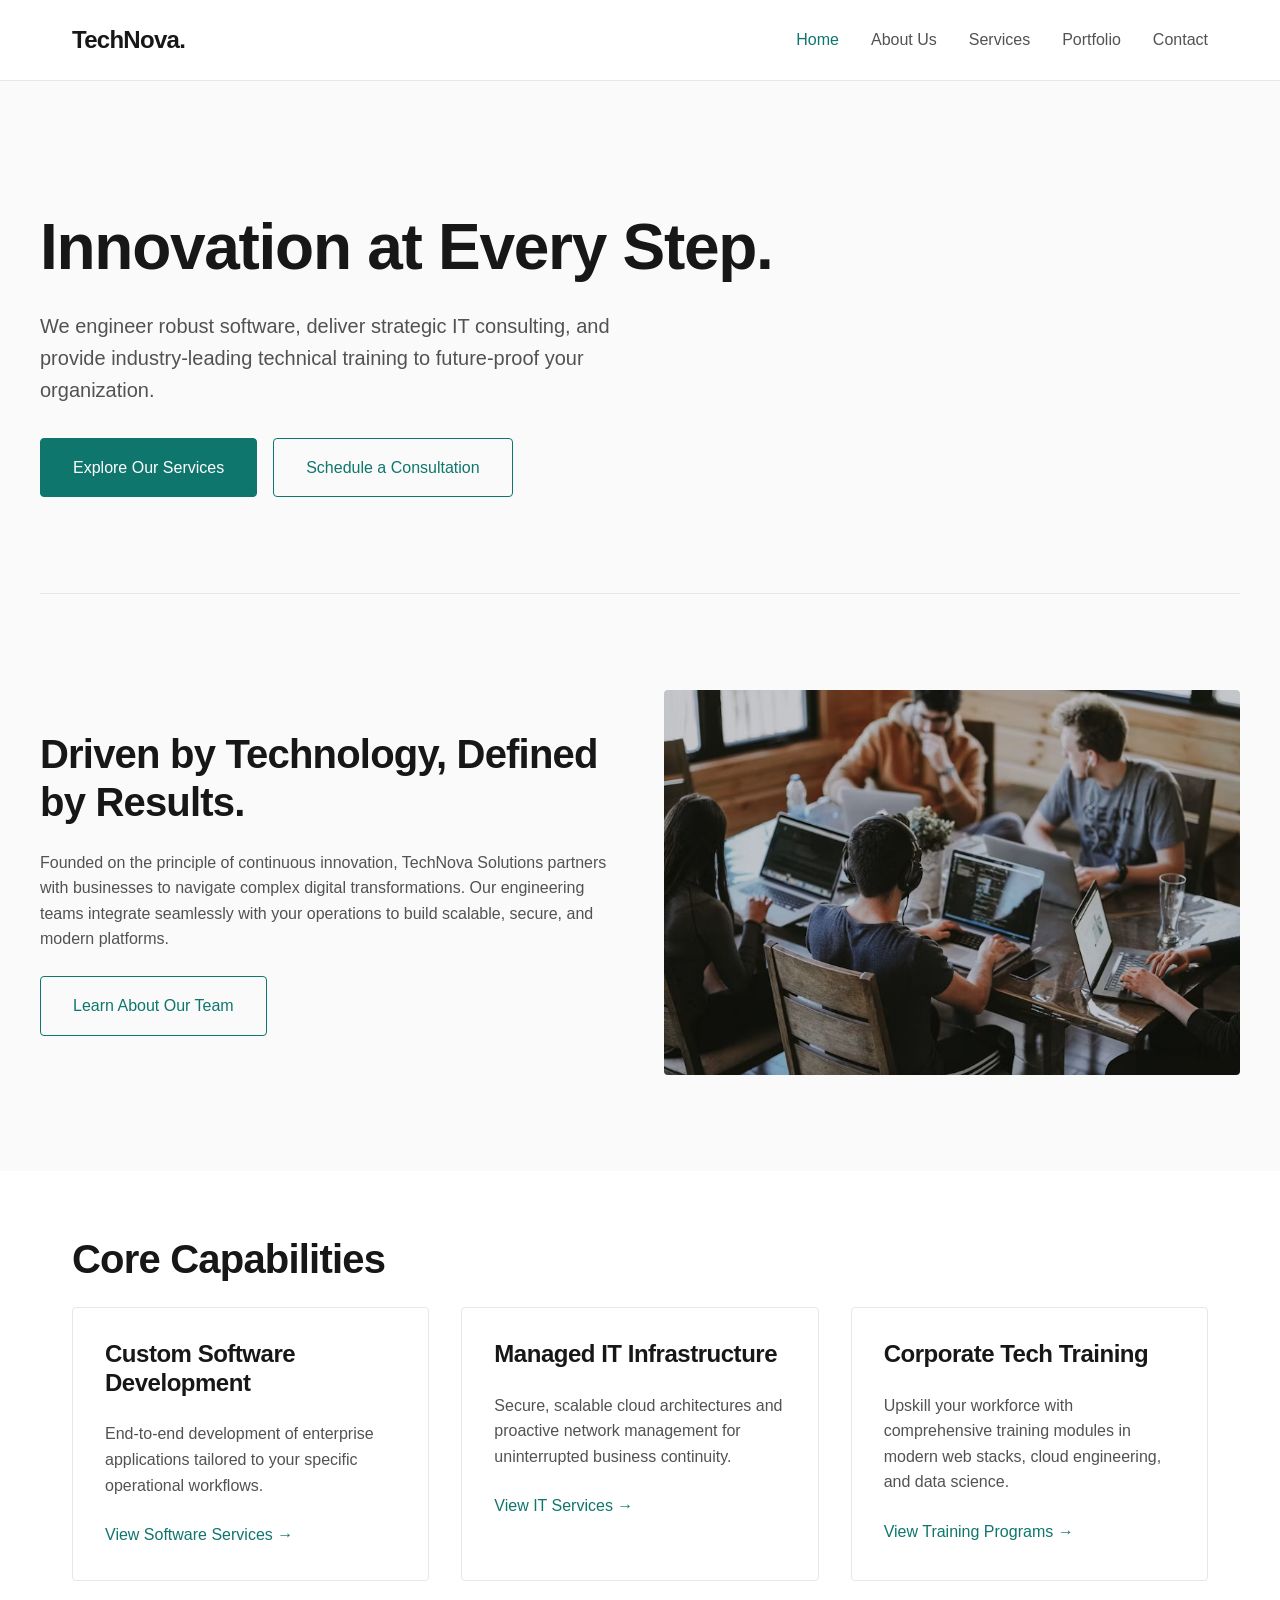
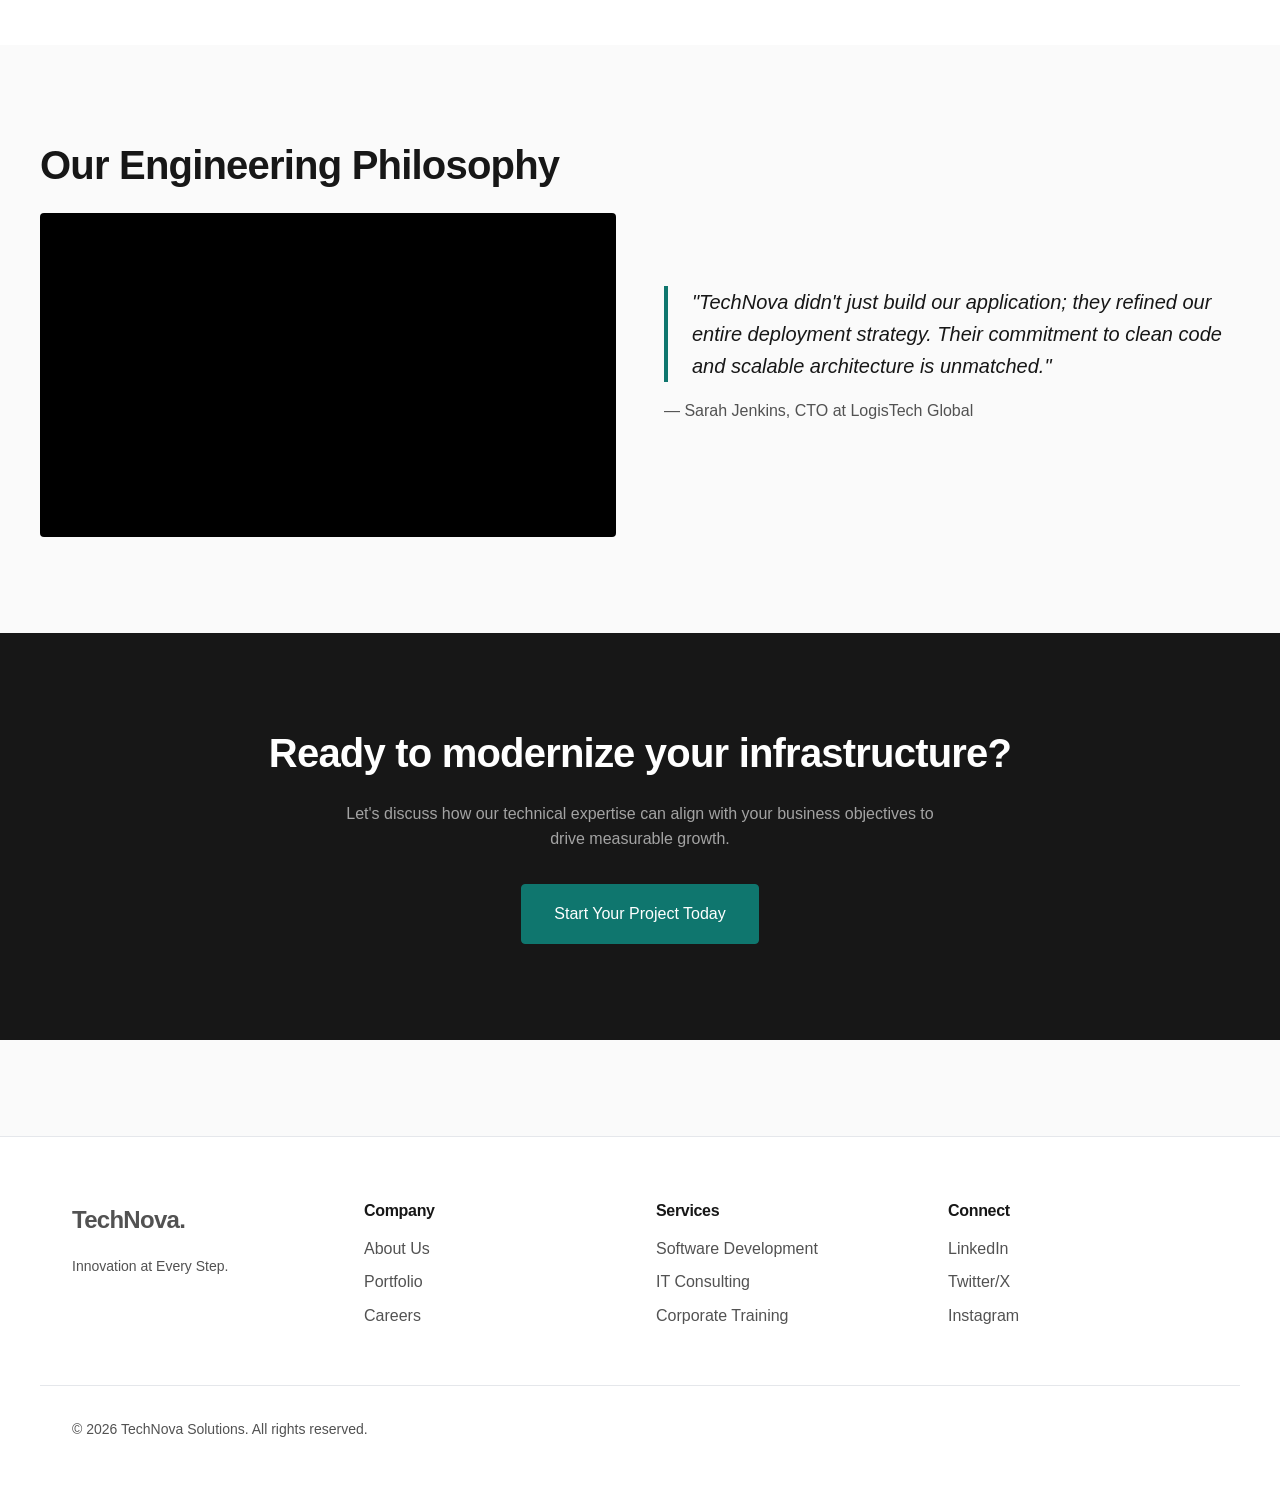
<file: index.html>
<!DOCTYPE html>
<html lang="en">
<head>
  <meta charset="UTF-8">
  <meta name="viewport" content="width=device-width, initial-scale=1.0">
  <title>TechNova Solutions | Innovation at Every Step</title>
  <meta name="description" content="TechNova Solutions provides innovative software development, IT services, and professional training. Transform your business with our custom tech solutions.">
  <link rel="stylesheet" href="style.css">
</head>
<body>
  <header class="site-header">
    <div class="container nav-container">
      <a href="index.html" class="logo">TechNova.</a>
      <button class="mobile-toggle" aria-label="Toggle navigation" aria-expanded="false">☰</button>
      <nav>
        <ul class="nav-links">
          <li><a href="index.html" class="active">Home</a></li>
          <li><a href="about.html">About Us</a></li>
          <li><a href="services.html">Services</a></li>
          <li><a href="portfolio.html">Portfolio</a></li>
          <li><a href="contact.html">Contact</a></li>
        </ul>
      </nav>
    </div>
  </header>

  <main>
    <section class="hero container">
      <div class="hero-content">
        <h1>Innovation at Every Step.</h1>
        <p style="font-size: 1.25rem; max-width: 600px;">We engineer robust software, deliver strategic IT consulting, and provide industry-leading technical training to future-proof your organization.</p>
        <div style="margin-top: var(--space-4); display: flex; gap: var(--space-2);">
          <a href="services.html" class="btn">Explore Our Services</a>
          <a href="contact.html" class="btn btn-outline">Schedule a Consultation</a>
        </div>
      </div>
    </section>

    <section class="section container grid-2" style="align-items: center;">
      <article>
        <h2>Driven by Technology, Defined by Results.</h2>
        <p>Founded on the principle of continuous innovation, TechNova Solutions partners with businesses to navigate complex digital transformations. Our engineering teams integrate seamlessly with your operations to build scalable, secure, and modern platforms.</p>
        <a href="about.html" class="btn btn-outline">Learn About Our Team</a>
      </article>
      <figure>
        <img src="images/workspace.avif" alt="TechNova engineering team collaborating around a laptop">
      </figure>
    </section>

    <section class="section section-sm" style="background-color: var(--color-surface);">
      <div class="container">
        <h2>Core Capabilities</h2>
        <div class="grid-3">
          <article class="card">
            <h3>Custom Software Development</h3>
            <p>End-to-end development of enterprise applications tailored to your specific operational workflows.</p>
            <a href="services.html" style="font-weight: 500; color: var(--color-accent); text-decoration: none;">View Software Services →</a>
          </article>
          <article class="card">
            <h3>Managed IT Infrastructure</h3>
            <p>Secure, scalable cloud architectures and proactive network management for uninterrupted business continuity.</p>
            <a href="services.html" style="font-weight: 500; color: var(--color-accent); text-decoration: none;">View IT Services →</a>
          </article>
          <article class="card">
            <h3>Corporate Tech Training</h3>
            <p>Upskill your workforce with comprehensive training modules in modern web stacks, cloud engineering, and data science.</p>
            <a href="services.html" style="font-weight: 500; color: var(--color-accent); text-decoration: none;">View Training Programs →</a>
          </article>
        </div>
      </div>
    </section>

    <section class="section container grid-2">
      <div>
        <h2>Our Engineering Philosophy</h2>
        <div class="aspect-video">
          <iframe src="https://www.youtube.com/embed/dQw4w9WgXcQ?controls=0" title="TechNova Solutions Engineering Philosophy Video Overview" allow="accelerometer; autoplay; clipboard-write; encrypted-media; gyroscope; picture-in-picture" allowfullscreen></iframe>
        </div>
      </div>
      <div style="display: flex; flex-direction: column; justify-content: center;">
        <blockquote style="margin-top: var(--space-4);">
          "TechNova didn't just build our application; they refined our entire deployment strategy. Their commitment to clean code and scalable architecture is unmatched."
        </blockquote>
        <cite>— Sarah Jenkins, CTO at LogisTech Global</cite>
      </div>
    </section>

    <section class="section" style="background-color: var(--color-text-main); color: var(--color-bg); text-align: center;">
      <div class="container">
        <h2 style="color: var(--color-surface);">Ready to modernize your infrastructure?</h2>
        <p style="color: #A3A3A3; max-width: 600px; margin: 0 auto var(--space-4);">Let's discuss how our technical expertise can align with your business objectives to drive measurable growth.</p>
        <a href="contact.html" class="btn">Start Your Project Today</a>
      </div>
    </section>
  </main>

  <footer class="footer">
    <div class="container footer-grid">
      <div>
        <a href="index.html" class="logo">TechNova.</a>
        <p style="margin-top: var(--space-2); font-size: 0.875rem;">Innovation at Every Step.</p>
      </div>
      <div>
        <h4>Company</h4>
        <ul>
          <li><a href="about.html">About Us</a></li>
          <li><a href="portfolio.html">Portfolio</a></li>
          <li><a href="contact.html">Careers</a></li>
        </ul>
      </div>
      <div>
        <h4>Services</h4>
        <ul>
          <li><a href="services.html">Software Development</a></li>
          <li><a href="services.html">IT Consulting</a></li>
          <li><a href="services.html">Corporate Training</a></li>
        </ul>
      </div>
      <div>
        <h4>Connect</h4>
        <ul>
          <li><a href="#">LinkedIn</a></li>
          <li><a href="#">Twitter/X</a></li>
          <li><a href="#">Instagram</a></li>
        </ul>
      </div>
    </div>
    <div class="container" style="margin-top: var(--space-6); padding-top: var(--space-4); border-top: 1px solid var(--color-border); font-size: 0.875rem; color: var(--color-text-muted);">
      &copy; 2026 TechNova Solutions. All rights reserved.
    </div>
  </footer>

  <script src="script.js"></script>
</body>
</html>
</file>
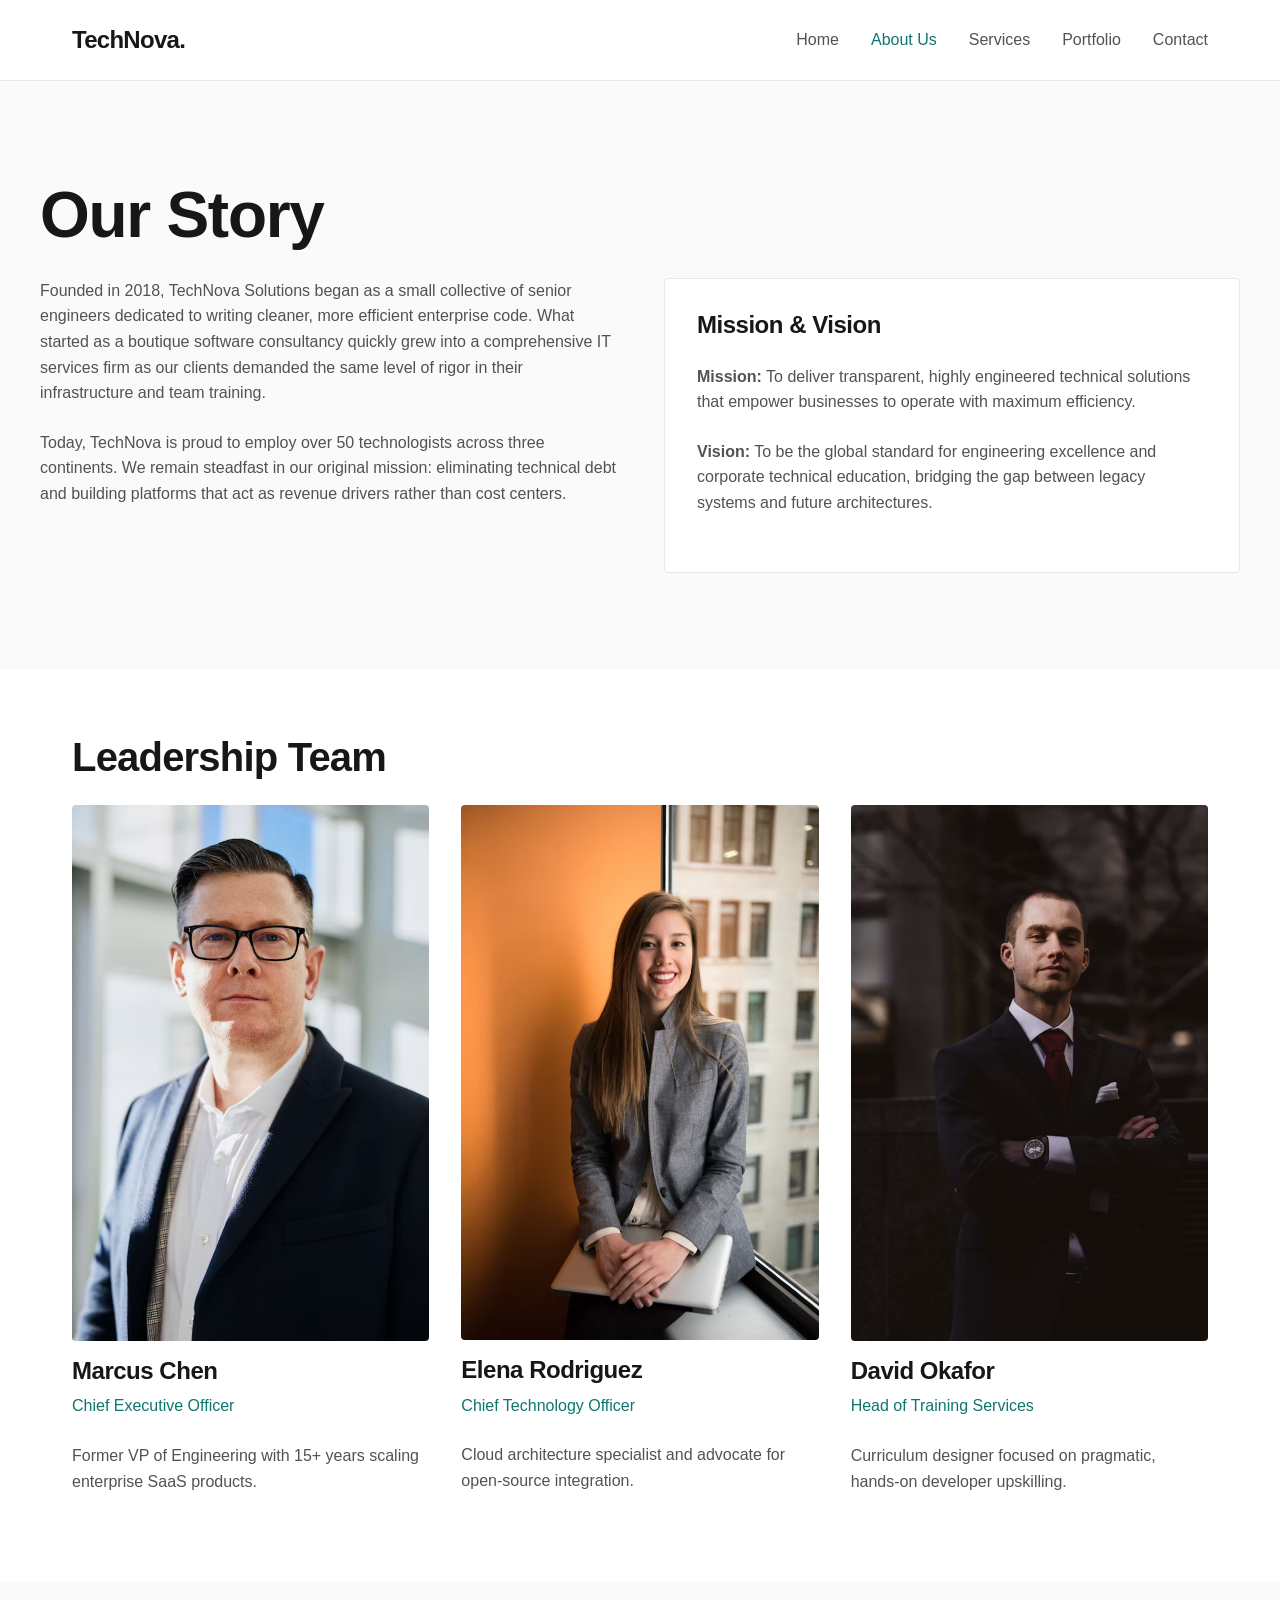
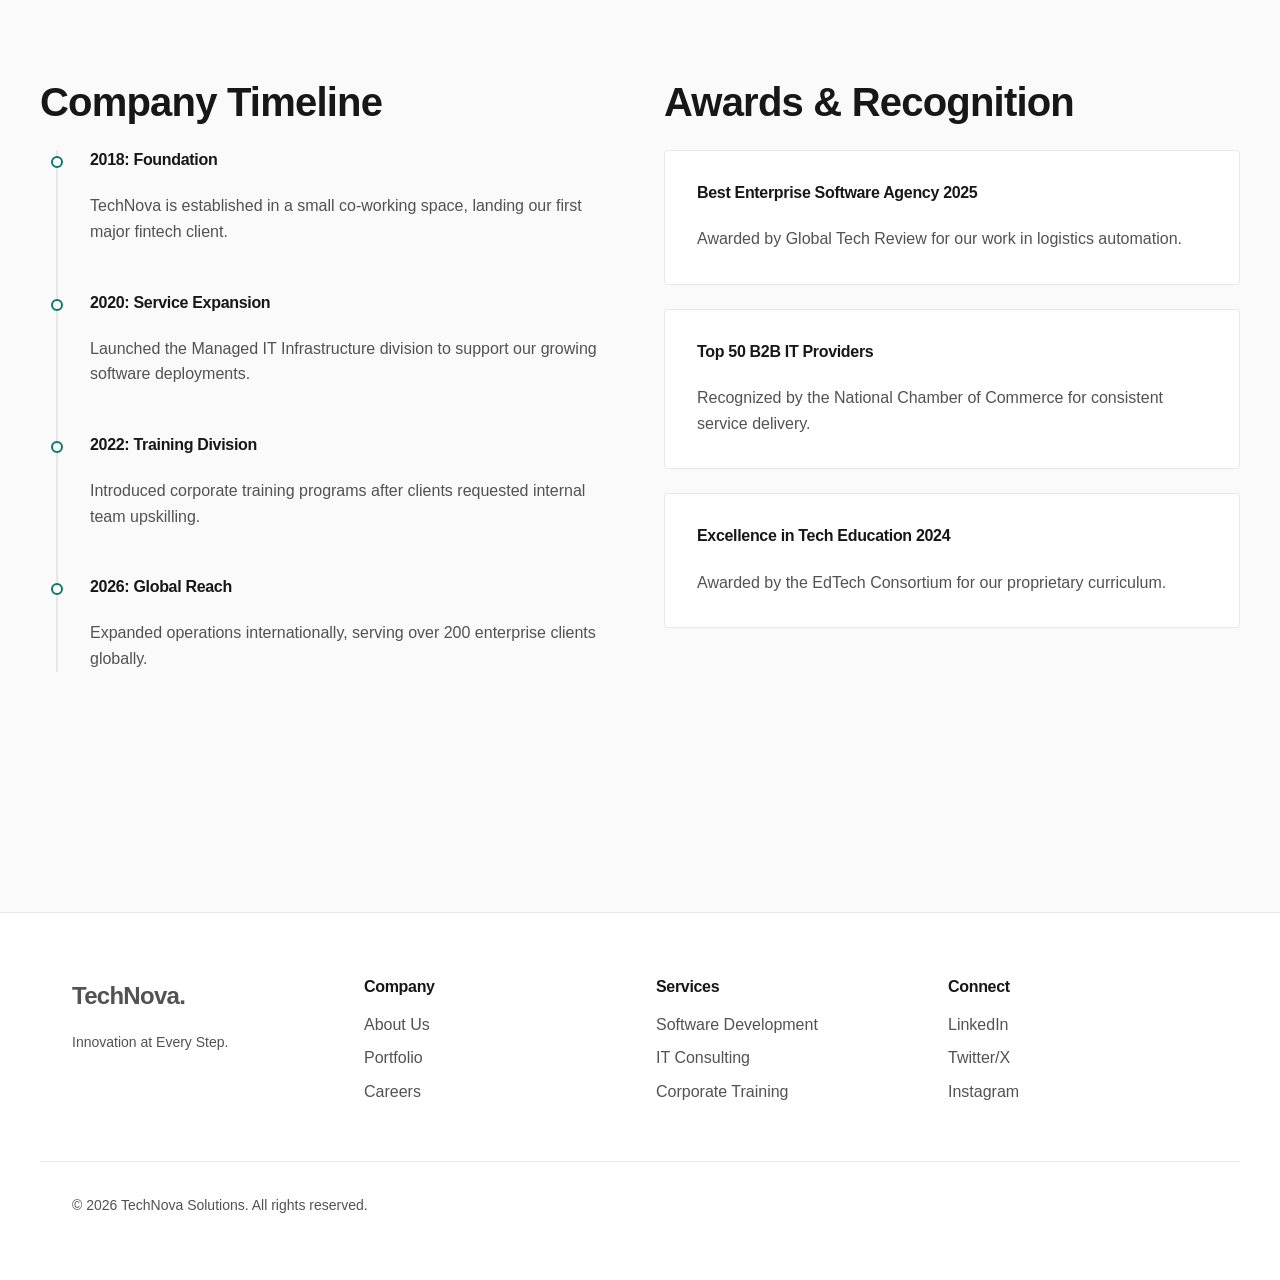
<file: about.html>
<!DOCTYPE html>
<html lang="en">
<head>
  <meta charset="UTF-8">
  <meta name="viewport" content="width=device-width, initial-scale=1.0">
  <title>About Us | TechNova Solutions</title>
  <meta name="description" content="Learn about TechNova Solutions' mission, vision, and the expert team behind our innovative IT services. Discover our history of technological excellence.">
  <link rel="stylesheet" href="style.css">
</head>
<body>
  <header class="site-header">
    <div class="container nav-container">
      <a href="index.html" class="logo">TechNova.</a>
      <button class="mobile-toggle" aria-label="Toggle navigation" aria-expanded="false">☰</button>
      <nav>
        <ul class="nav-links">
          <li><a href="index.html">Home</a></li>
          <li><a href="about.html" class="active">About Us</a></li>
          <li><a href="services.html">Services</a></li>
          <li><a href="portfolio.html">Portfolio</a></li>
          <li><a href="contact.html">Contact</a></li>
        </ul>
      </nav>
    </div>
  </header>

  <main>
    <section class="section container">
      <h1>Our Story</h1>
      <div class="grid-2">
        <div>
          <p>Founded in 2018, TechNova Solutions began as a small collective of senior engineers dedicated to writing cleaner, more efficient enterprise code. What started as a boutique software consultancy quickly grew into a comprehensive IT services firm as our clients demanded the same level of rigor in their infrastructure and team training.</p>
          <p>Today, TechNova is proud to employ over 50 technologists across three continents. We remain steadfast in our original mission: eliminating technical debt and building platforms that act as revenue drivers rather than cost centers.</p>
        </div>
        <aside class="card">
          <h3>Mission & Vision</h3>
          <p><strong>Mission:</strong> To deliver transparent, highly engineered technical solutions that empower businesses to operate with maximum efficiency.</p>
          <p><strong>Vision:</strong> To be the global standard for engineering excellence and corporate technical education, bridging the gap between legacy systems and future architectures.</p>
        </aside>
      </div>
    </section>

    <section class="section section-sm" style="background-color: var(--color-surface);">
      <div class="container">
        <h2>Leadership Team</h2>
        <div class="grid-3">
          <article>
            <img src="images/marcus.avif" alt="Marcus Chen, Chief Executive Officer" style="margin-bottom: var(--space-2);">
            <h3 style="margin-bottom: var(--space-1);">Marcus Chen</h3>
            <p style="font-weight: 500; color: var(--color-accent);">Chief Executive Officer</p>
            <p>Former VP of Engineering with 15+ years scaling enterprise SaaS products.</p>
          </article>
          <article>
            <img src="images/elena.avif" alt="Elena Rodriguez, Chief Technology Officer" style="margin-bottom: var(--space-2);">
            <h3 style="margin-bottom: var(--space-1);">Elena Rodriguez</h3>
            <p style="font-weight: 500; color: var(--color-accent);">Chief Technology Officer</p>
            <p>Cloud architecture specialist and advocate for open-source integration.</p>
          </article>
          <article>
            <img src="images/David.avif" alt="David Okafor, Head of Training Services" style="margin-bottom: var(--space-2);">
            <h3 style="margin-bottom: var(--space-1);">David Okafor</h3>
            <p style="font-weight: 500; color: var(--color-accent);">Head of Training Services</p>
            <p>Curriculum designer focused on pragmatic, hands-on developer upskilling.</p>
          </article>
        </div>
      </div>
    </section>

    <section class="section container grid-2">
      <div>
        <h2>Company Timeline</h2>
        <ol class="timeline">
          <li>
            <h4>2018: Foundation</h4>
            <p>TechNova is established in a small co-working space, landing our first major fintech client.</p>
          </li>
          <li>
            <h4>2020: Service Expansion</h4>
            <p>Launched the Managed IT Infrastructure division to support our growing software deployments.</p>
          </li>
          <li>
            <h4>2022: Training Division</h4>
            <p>Introduced corporate training programs after clients requested internal team upskilling.</p>
          </li>
          <li>
            <h4>2026: Global Reach</h4>
            <p>Expanded operations internationally, serving over 200 enterprise clients globally.</p>
          </li>
        </ol>
      </div>
      <div>
        <h2>Awards & Recognition</h2>
        <ul style="list-style: none; display: grid; gap: var(--space-3);">
          <li class="card">
            <h4>Best Enterprise Software Agency 2025</h4>
            <p style="margin-bottom: 0;">Awarded by Global Tech Review for our work in logistics automation.</p>
          </li>
          <li class="card">
            <h4>Top 50 B2B IT Providers</h4>
            <p style="margin-bottom: 0;">Recognized by the National Chamber of Commerce for consistent service delivery.</p>
          </li>
          <li class="card">
            <h4>Excellence in Tech Education 2024</h4>
            <p style="margin-bottom: 0;">Awarded by the EdTech Consortium for our proprietary curriculum.</p>
          </li>
        </ul>
      </div>
    </section>
  </main>

  <footer class="footer">
    <div class="container footer-grid">
      <div>
        <a href="index.html" class="logo">TechNova.</a>
        <p style="margin-top: var(--space-2); font-size: 0.875rem;">Innovation at Every Step.</p>
      </div>
      <div>
        <h4>Company</h4>
        <ul>
          <li><a href="about.html">About Us</a></li>
          <li><a href="portfolio.html">Portfolio</a></li>
          <li><a href="contact.html">Careers</a></li>
        </ul>
      </div>
      <div>
        <h4>Services</h4>
        <ul>
          <li><a href="services.html">Software Development</a></li>
          <li><a href="services.html">IT Consulting</a></li>
          <li><a href="services.html">Corporate Training</a></li>
        </ul>
      </div>
      <div>
        <h4>Connect</h4>
        <ul>
          <li><a href="#">LinkedIn</a></li>
          <li><a href="#">Twitter/X</a></li>
          <li><a href="#">Instagram</a></li>
        </ul>
      </div>
    </div>
    <div class="container" style="margin-top: var(--space-6); padding-top: var(--space-4); border-top: 1px solid var(--color-border); font-size: 0.875rem; color: var(--color-text-muted);">
      &copy; 2026 TechNova Solutions. All rights reserved.
    </div>
  </footer>

  <script src="script.js"></script>
</body>
</html>
</file>
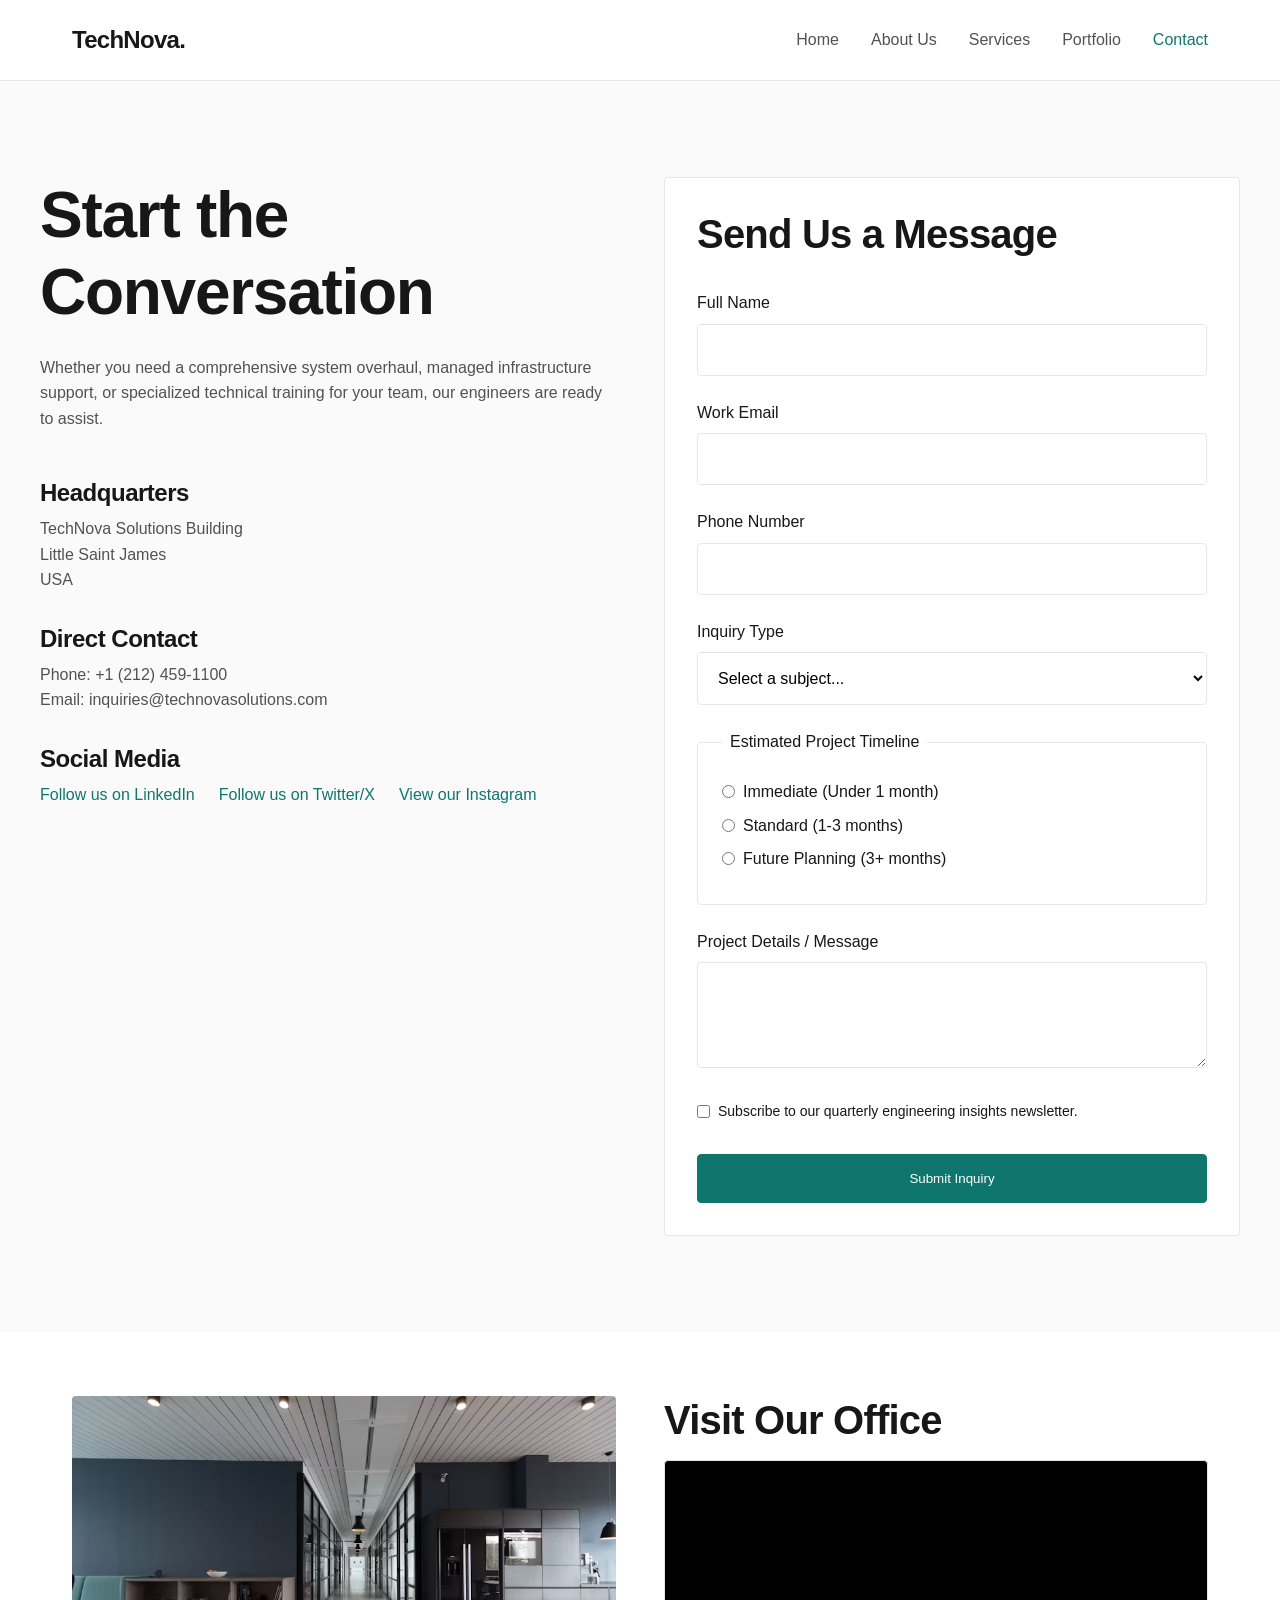
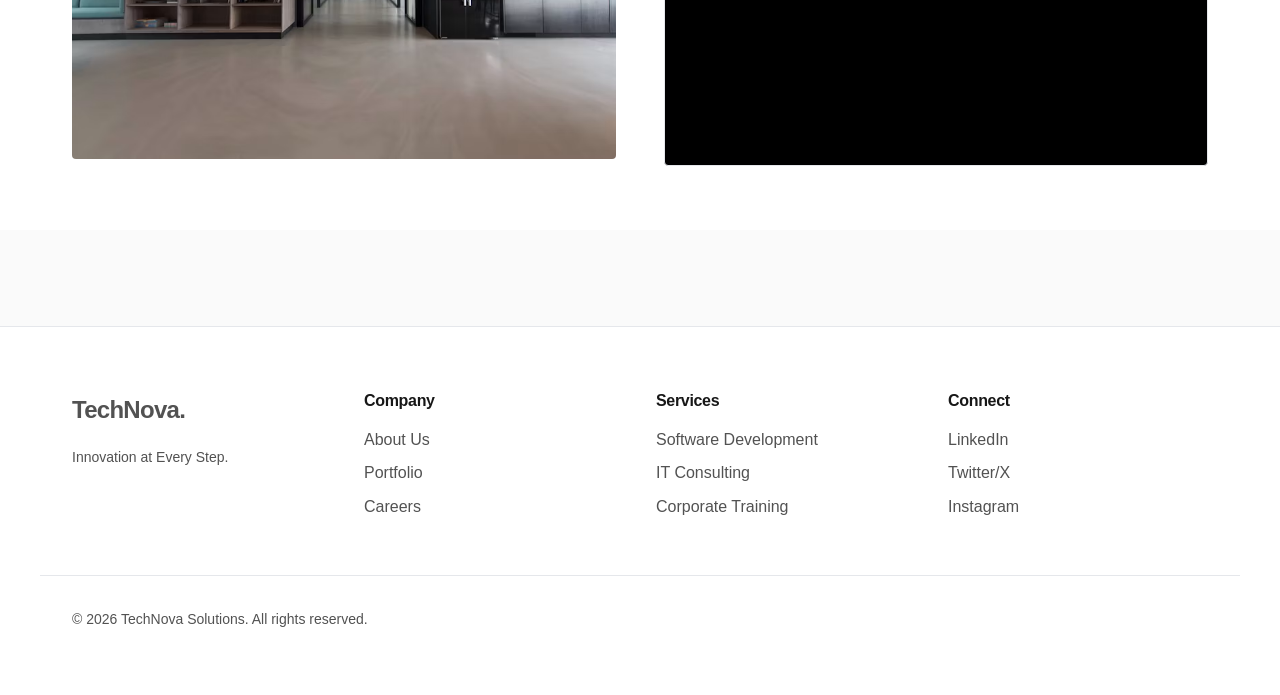
<file: contact.html>
<!DOCTYPE html>
<html lang="en">
<head>
  <meta charset="UTF-8">
  <meta name="viewport" content="width=device-width, initial-scale=1.0">
  <title>Contact Us | TechNova Solutions</title>
  <meta name="description" content="Get in touch with TechNova Solutions. Contact our experts for software development, IT services, or training inquiries. Located in Jaipur, ready to help.">
  <link rel="stylesheet" href="style.css">
</head>
<body>
  <header class="site-header">
    <div class="container nav-container">
      <a href="index.html" class="logo">TechNova.</a>
      <button class="mobile-toggle" aria-label="Toggle navigation" aria-expanded="false">☰</button>
      <nav>
        <ul class="nav-links">
          <li><a href="index.html">Home</a></li>
          <li><a href="about.html">About Us</a></li>
          <li><a href="services.html">Services</a></li>
          <li><a href="portfolio.html" >Portfolio</a></li>
          <li><a href="contact.html" class="active">Contact</a></li>
        </ul>
      </nav>
    </div>
  </header>

  <main>
    <section class="section container grid-2">
      <div>
        <h1>Start the Conversation</h1>
        <p style="margin-bottom: var(--space-6);">Whether you need a comprehensive system overhaul, managed infrastructure support, or specialized technical training for your team, our engineers are ready to assist.</p>

        <div style="margin-bottom: var(--space-4);">
          <h3 style="margin-bottom: var(--space-1);">Headquarters</h3>
          <p style="margin-bottom: 0;">TechNova Solutions Building</p>
          <p style="margin-bottom: 0;">Little Saint James</p>
          <p>USA</p>
        </div>

        <div style="margin-bottom: var(--space-4);">
          <h3 style="margin-bottom: var(--space-1);">Direct Contact</h3>
          <p style="margin-bottom: 0;">Phone: +1 (212) 459-1100</p>
          <p>Email: inquiries@technovasolutions.com</p>
        </div>

        <div>
          <h3 style="margin-bottom: var(--space-1);">Social Media</h3>
          <ul style="list-style: none; display: flex; gap: var(--space-3);">
            <li><a href="#" style="color: var(--color-accent); font-weight: 500; text-decoration: none;">Follow us on LinkedIn</a></li>
            <li><a href="#" style="color: var(--color-accent); font-weight: 500; text-decoration: none;">Follow us on Twitter/X</a></li>
            <li><a href="#" style="color: var(--color-accent); font-weight: 500; text-decoration: none;">View our Instagram</a></li>
          </ul>
        </div>
      </div>

      <div class="card">
        <h2 style="margin-bottom: var(--space-4);">Send Us a Message</h2>
        <form id="contactForm" novalidate>
          <div class="form-group">
            <label for="fullName">Full Name</label>
            <input type="text" id="fullName" name="fullName" required>
          </div>
          
          <div class="form-group">
            <label for="emailAddress">Work Email</label>
            <input type="email" id="emailAddress" name="emailAddress" required>
          </div>

          <div class="form-group">
            <label for="phoneNumber">Phone Number</label>
            <input type="tel" id="phoneNumber" name="phoneNumber">
          </div>

          <div class="form-group">
            <label for="inquiryType">Inquiry Type</label>
            <select id="inquiryType" name="inquiryType" required>
              <option value="">Select a subject...</option>
              <option value="software">Custom Software Development</option>
              <option value="infrastructure">Managed IT Infrastructure</option>
              <option value="training">Corporate Training</option>
              <option value="other">Other Inquiry</option>
            </select>
          </div>

          <fieldset>
            <legend>Estimated Project Timeline</legend>
            <div class="radio-group">
              <input type="radio" id="timelineUrgent" name="timeline" value="urgent" required>
              <label for="timelineUrgent" style="margin: 0; font-weight: normal;">Immediate (Under 1 month)</label>
            </div>
            <div class="radio-group">
              <input type="radio" id="timelineNormal" name="timeline" value="normal">
              <label for="timelineNormal" style="margin: 0; font-weight: normal;">Standard (1-3 months)</label>
            </div>
            <div class="radio-group">
              <input type="radio" id="timelinePlanning" name="timeline" value="planning">
              <label for="timelinePlanning" style="margin: 0; font-weight: normal;">Future Planning (3+ months)</label>
            </div>
          </fieldset>

          <div class="form-group">
            <label for="projectDetails">Project Details / Message</label>
            <textarea id="projectDetails" name="projectDetails" rows="4" required></textarea>
          </div>

          <div class="check-group" style="margin-bottom: var(--space-4);">
            <input type="checkbox" id="newsletterSub" name="newsletterSub">
            <label for="newsletterSub" style="margin: 0; font-weight: normal; font-size: 0.875rem;">Subscribe to our quarterly engineering insights newsletter.</label>
          </div>

          <button type="submit" class="btn" style="width: 100%;">Submit Inquiry</button>
        </form>
      </div>
    </section>

    <section class="section section-sm" style="background-color: var(--color-surface);">
      <div class="container grid-2">
        <figure>
           <img src="images/office-space.avif" alt="Modern corporate office interior of TechNova Solutions">
        </figure>
        <div style="display: flex; flex-direction: column; height: 100%;">
          <h2 style="margin-bottom: var(--space-2);">Visit Our Office</h2>
          <div class="aspect-video" style="flex-grow: 1; border: 1px solid var(--color-border);">
            <iframe src="https://www.google.com/maps/embed?pb=!1m18!1m12!1m3!1d6273.917699090615!2d-64.83043561163275!3d18.300424081003534!2m3!1f0!2f0!3f0!3m2!1i1024!2i768!4f13.1!3m3!1m2!1s0x8c051168c4c9f33d%3A0x4b2c4e6907c7bce7!2sLittle%20Saint%20James!5e1!3m2!1sen!2sin!4v1781717484050!5m2!1sen!2sin" width="600" height="450" style="border:0;" allowfullscreen="" loading="lazy" referrerpolicy="no-referrer-when-downgrade"></iframe>
          </div>
        </div>
      </div>
    </section>
  </main>

  <footer class="footer">
    <div class="container footer-grid">
      <div>
        <a href="index.html" class="logo">TechNova.</a>
        <p style="margin-top: var(--space-2); font-size: 0.875rem;">Innovation at Every Step.</p>
      </div>
      <div>
        <h4>Company</h4>
        <ul>
          <li><a href="about.html">About Us</a></li>
          <li><a href="portfolio.html">Portfolio</a></li>
          <li><a href="contact.html">Careers</a></li>
        </ul>
      </div>
      <div>
        <h4>Services</h4>
        <ul>
          <li><a href="services.html">Software Development</a></li>
          <li><a href="services.html">IT Consulting</a></li>
          <li><a href="services.html">Corporate Training</a></li>
        </ul>
      </div>
      <div>
        <h4>Connect</h4>
        <ul>
          <li><a href="#">LinkedIn</a></li>
          <li><a href="#">Twitter/X</a></li>
          <li><a href="#">Instagram</a></li>
        </ul>
      </div>
    </div>
    <div class="container" style="margin-top: var(--space-6); padding-top: var(--space-4); border-top: 1px solid var(--color-border); font-size: 0.875rem; color: var(--color-text-muted);">
      &copy; 2026 TechNova Solutions. All rights reserved.
    </div>
  </footer>

  <script src="script.js"></script>
</body>
</html>
</file>
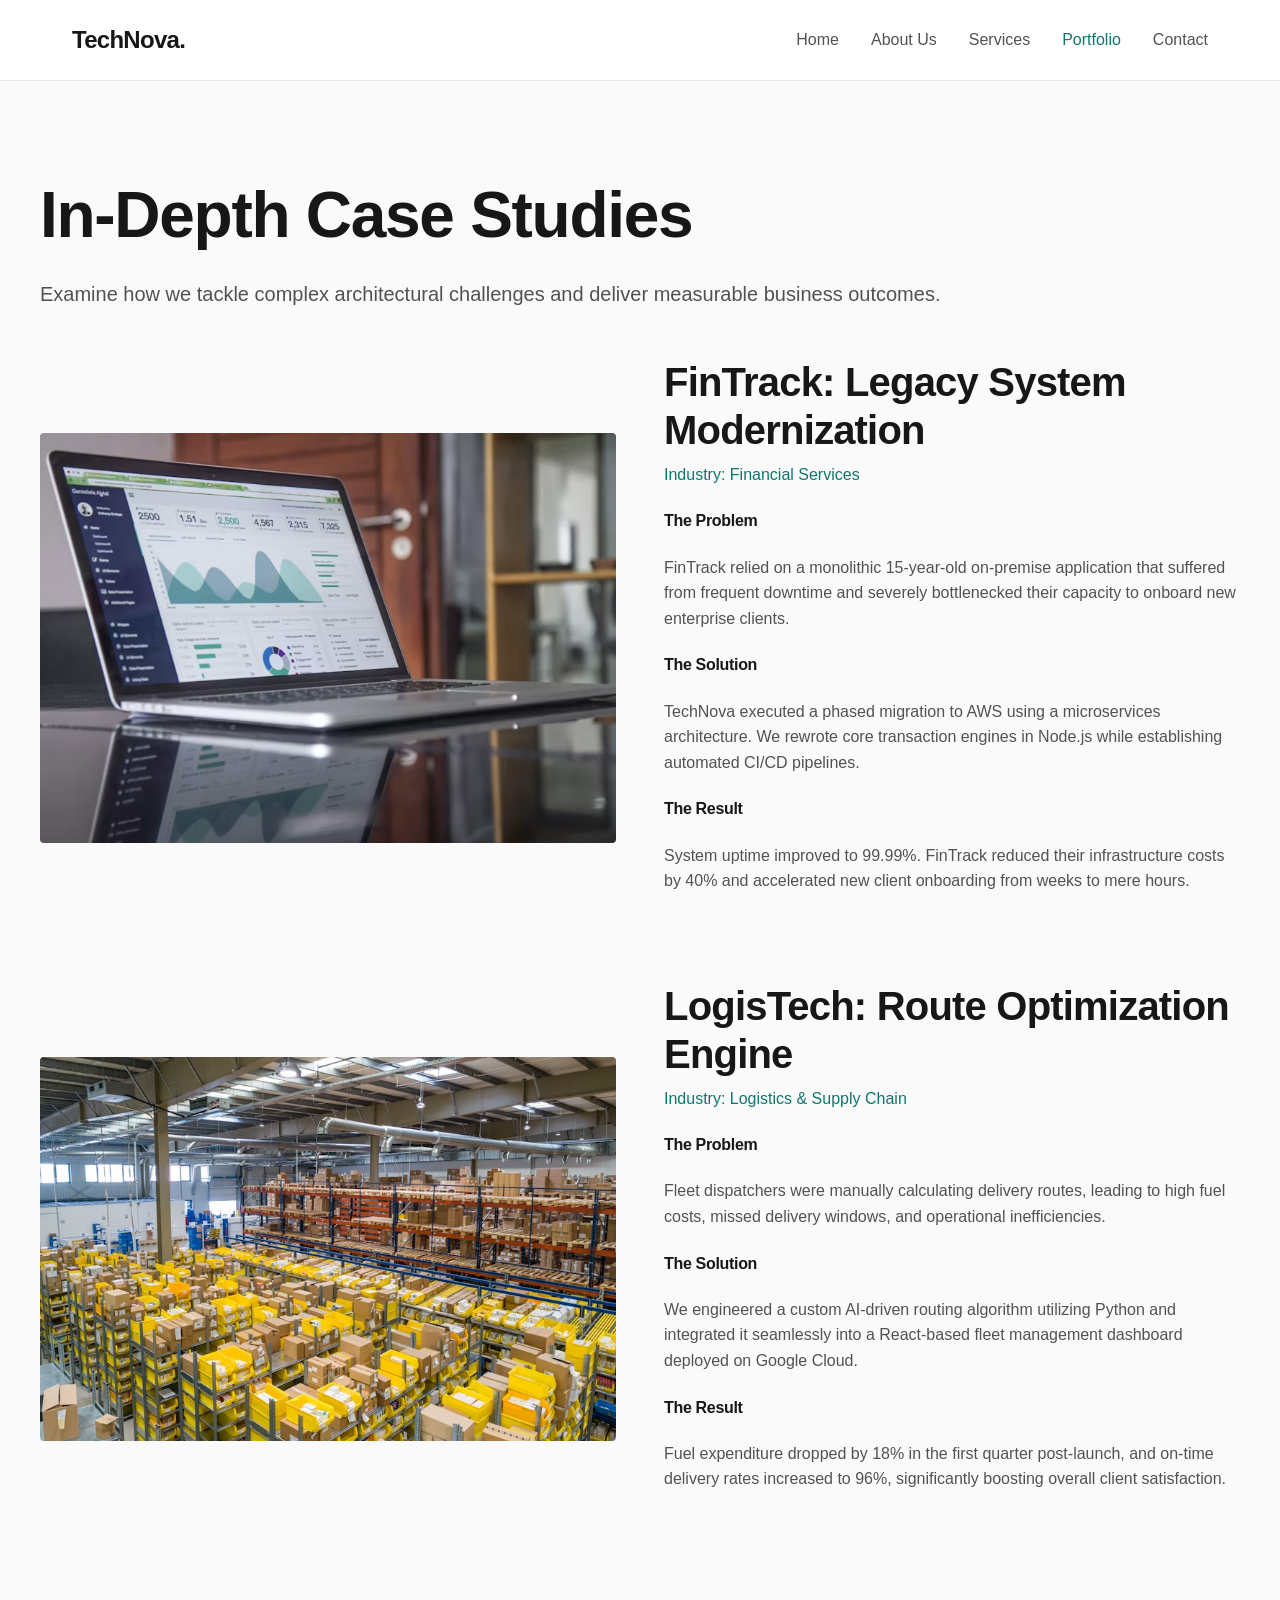
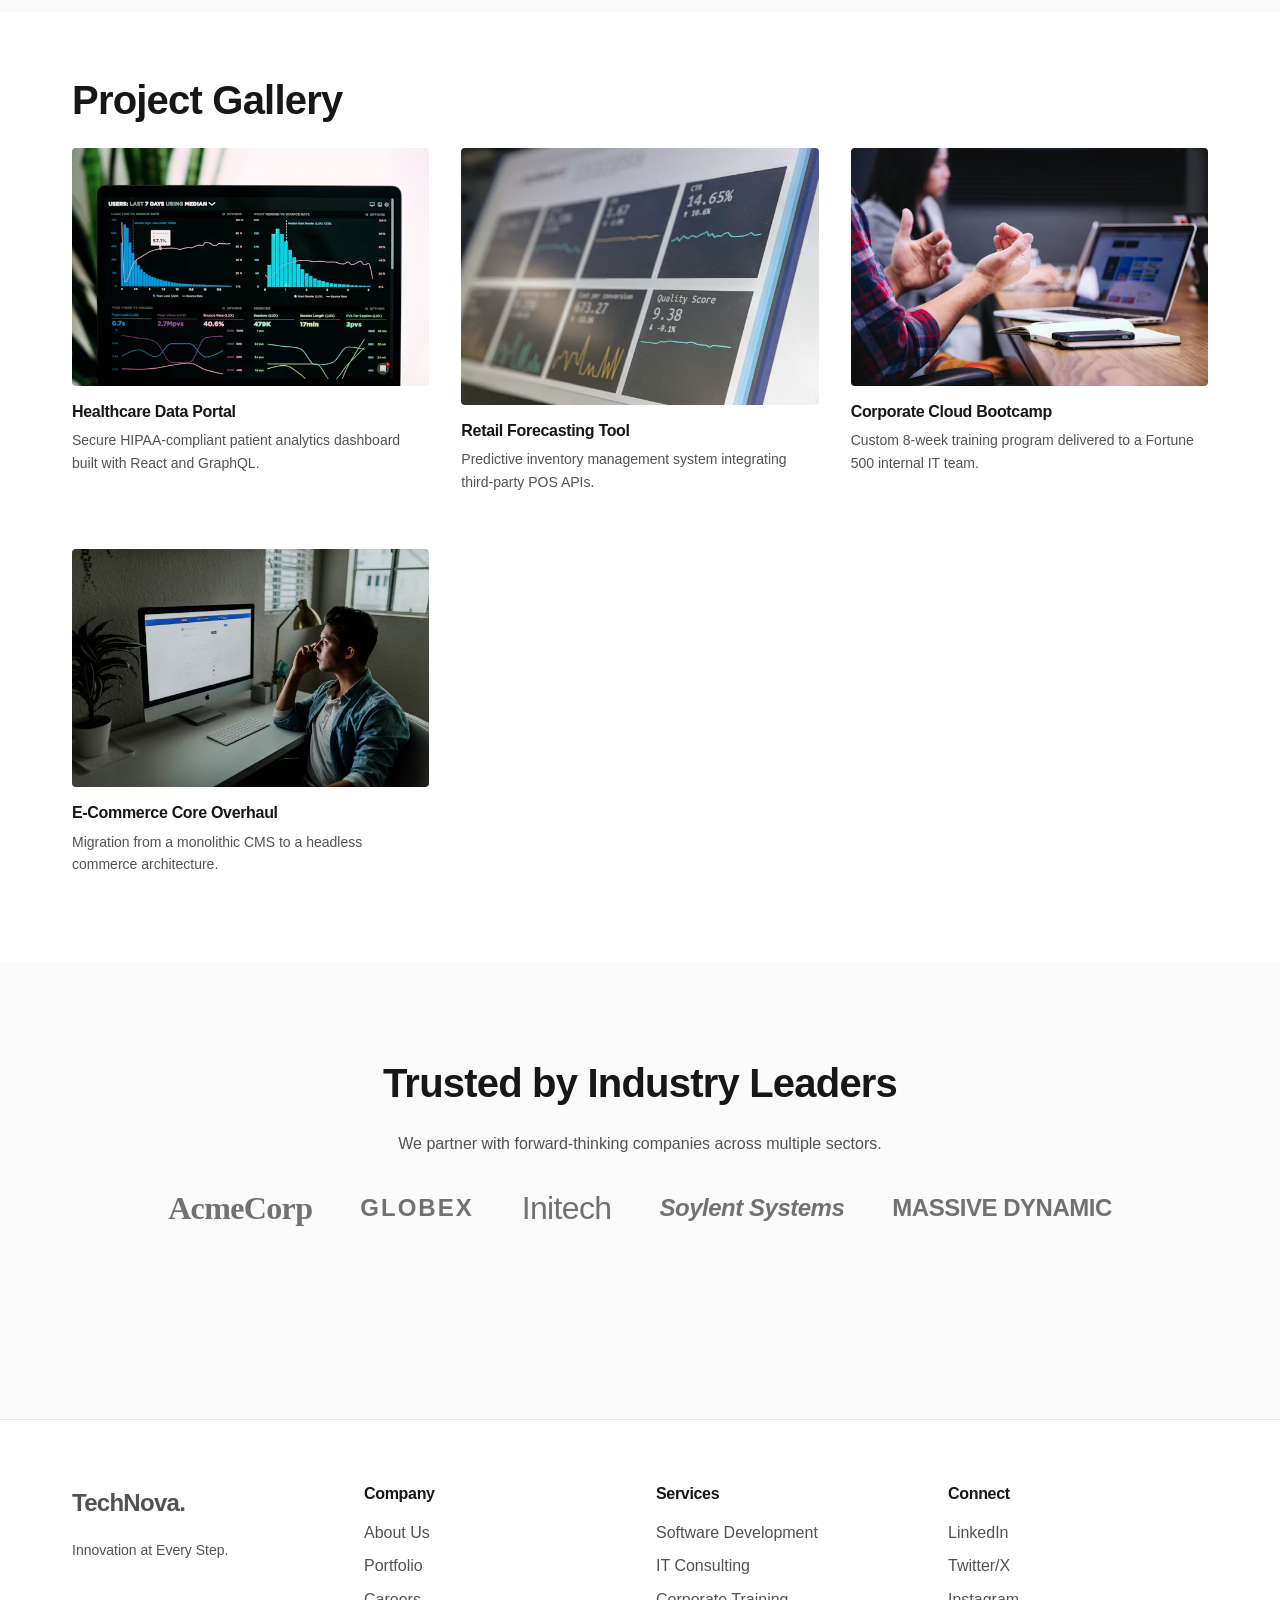
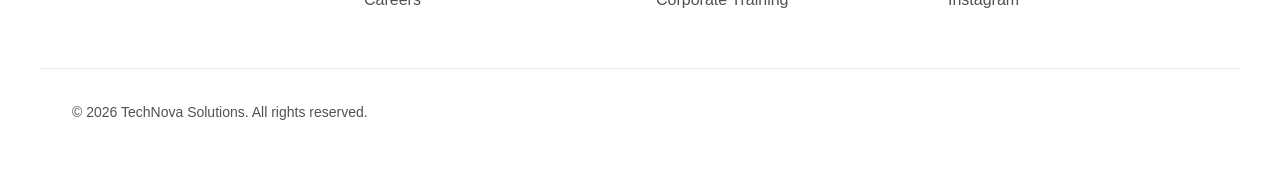
<file: portfolio.html>
<!DOCTYPE html>
<html lang="en">
<head>
  <meta charset="UTF-8">
  <meta name="viewport" content="width=device-width, initial-scale=1.0">
  <title>Portfolio & Case Studies | TechNova Solutions</title>
  <meta name="description" content="View the TechNova Solutions portfolio. Read our detailed case studies and discover how our custom software solutions drive real results for our clients.">
  <link rel="stylesheet" href="style.css">
</head>
<body>
  <header class="site-header">
    <div class="container nav-container">
      <a href="index.html" class="logo">TechNova.</a>
      <button class="mobile-toggle" aria-label="Toggle navigation" aria-expanded="false">☰</button>
      <nav>
        <ul class="nav-links">
          <li><a href="index.html">Home</a></li>
          <li><a href="about.html">About Us</a></li>
          <li><a href="services.html">Services</a></li>
          <li><a href="portfolio.html" class="active">Portfolio</a></li>
          <li><a href="contact.html">Contact</a></li>
        </ul>
      </nav>
    </div>
  </header>

  <main>
    <section class="section container">
      <h1>In-Depth Case Studies</h1>
      <p style="margin-bottom: var(--space-6); font-size: 1.25rem;">Examine how we tackle complex architectural challenges and deliver measurable business outcomes.</p>

      <article class="grid-2" style="margin-bottom: var(--space-8); align-items: center;">
        <img src="images/portfolio-fake.avif" alt="Data dashboard on a monitor showing analytics growth">
        <div>
          <h2 style="margin-bottom: var(--space-1);">FinTrack: Legacy System Modernization</h2>
          <p style="color: var(--color-accent); font-weight: 500; margin-bottom: var(--space-3);">Industry: Financial Services</p>
          
          <h4>The Problem</h4>
          <p>FinTrack relied on a monolithic 15-year-old on-premise application that suffered from frequent downtime and severely bottlenecked their capacity to onboard new enterprise clients.</p>
          
          <h4>The Solution</h4>
          <p>TechNova executed a phased migration to AWS using a microservices architecture. We rewrote core transaction engines in Node.js while establishing automated CI/CD pipelines.</p>
          
          <h4>The Result</h4>
          <p>System uptime improved to 99.99%. FinTrack reduced their infrastructure costs by 40% and accelerated new client onboarding from weeks to mere hours.</p>
        </div>
      </article>

      <article class="grid-2" style="align-items: center;">
        <div style="order: 2;">
          <h2 style="margin-bottom: var(--space-1);">LogisTech: Route Optimization Engine</h2>
          <p style="color: var(--color-accent); font-weight: 500; margin-bottom: var(--space-3);">Industry: Logistics & Supply Chain</p>
          
          <h4>The Problem</h4>
          <p>Fleet dispatchers were manually calculating delivery routes, leading to high fuel costs, missed delivery windows, and operational inefficiencies.</p>
          
          <h4>The Solution</h4>
          <p>We engineered a custom AI-driven routing algorithm utilizing Python and integrated it seamlessly into a React-based fleet management dashboard deployed on Google Cloud.</p>
          
          <h4>The Result</h4>
          <p>Fuel expenditure dropped by 18% in the first quarter post-launch, and on-time delivery rates increased to 96%, significantly boosting overall client satisfaction.</p>
        </div>
        <img src="images/warehouse.avif" alt="Warehouse logistics operations with shipping containers" style="order: 1;">
      </article>
    </section>

    <section class="section section-sm" style="background-color: var(--color-surface);">
      <div class="container">
        <h2>Project Gallery</h2>
        <div class="grid-3">
          <figure>
            <img src="images/dashboard-pf.avif" alt="Data visualization dashboard interface">
            <figcaption style="margin-top: var(--space-2);">
              <h4 style="margin-bottom: var(--space-1);">Healthcare Data Portal</h4>
              <p style="font-size: 0.875rem;">Secure HIPAA-compliant patient analytics dashboard built with React and GraphQL.</p>
            </figcaption>
          </figure>
          <figure>
            <img src="images/graphs-type-shi.avif" alt="Analytics graphs overlaid on a map">
            <figcaption style="margin-top: var(--space-2);">
              <h4 style="margin-bottom: var(--space-1);">Retail Forecasting Tool</h4>
              <p style="font-size: 0.875rem;">Predictive inventory management system integrating third-party POS APIs.</p>
            </figcaption>
          </figure>
          <figure>
            <img src="images/bros-explaining-lmao.avif" alt="Students in a technology training workshop">
            <figcaption style="margin-top: var(--space-2);">
              <h4 style="margin-bottom: var(--space-1);">Corporate Cloud Bootcamp</h4>
              <p style="font-size: 0.875rem;">Custom 8-week training program delivered to a Fortune 500 internal IT team.</p>
            </figcaption>
          </figure>
          <figure>
            <img src="images/let-that-sink-in.avif" alt="Developers collaborating over a laptop screen">
            <figcaption style="margin-top: var(--space-2);">
              <h4 style="margin-bottom: var(--space-1);">E-Commerce Core Overhaul</h4>
              <p style="font-size: 0.875rem;">Migration from a monolithic CMS to a headless commerce architecture.</p>
            </figcaption>
          </figure>
        </div>
      </div>
    </section>

    <section class="section container" style="text-align: center;">
      <h2>Trusted by Industry Leaders</h2>
      <p style="margin-bottom: var(--space-4);">We partner with forward-thinking companies across multiple sectors.</p>
      <div style="display: flex; flex-wrap: wrap; justify-content: center; gap: var(--space-6); align-items: center; opacity: 0.6; filter: grayscale(100%);">
        <h3 style="margin: 0; font-family: serif; font-size: 2rem;">AcmeCorp</h3>
        <h3 style="margin: 0; letter-spacing: 2px;">GLOBEX</h3>
        <h3 style="margin: 0; font-weight: 300; font-size: 2rem;">Initech</h3>
        <h3 style="margin: 0; font-style: italic;">Soylent Systems</h3>
        <h3 style="margin: 0; font-weight: 900;">MASSIVE DYNAMIC</h3>
      </div>
    </section>
  </main>

  <footer class="footer">
    <div class="container footer-grid">
      <div>
        <a href="index.html" class="logo">TechNova.</a>
        <p style="margin-top: var(--space-2); font-size: 0.875rem;">Innovation at Every Step.</p>
      </div>
      <div>
        <h4>Company</h4>
        <ul>
          <li><a href="about.html">About Us</a></li>
          <li><a href="portfolio.html">Portfolio</a></li>
          <li><a href="contact.html">Careers</a></li>
        </ul>
      </div>
      <div>
        <h4>Services</h4>
        <ul>
          <li><a href="services.html">Software Development</a></li>
          <li><a href="services.html">IT Consulting</a></li>
          <li><a href="services.html">Corporate Training</a></li>
        </ul>
      </div>
      <div>
        <h4>Connect</h4>
        <ul>
          <li><a href="#">LinkedIn</a></li>
          <li><a href="#">Twitter/X</a></li>
          <li><a href="#">Instagram</a></li>
        </ul>
      </div>
    </div>
    <div class="container" style="margin-top: var(--space-6); padding-top: var(--space-4); border-top: 1px solid var(--color-border); font-size: 0.875rem; color: var(--color-text-muted);">
      &copy; 2026 TechNova Solutions. All rights reserved.
    </div>
  </footer>

  <script src="script.js"></script>
</body>
</html>
</file>
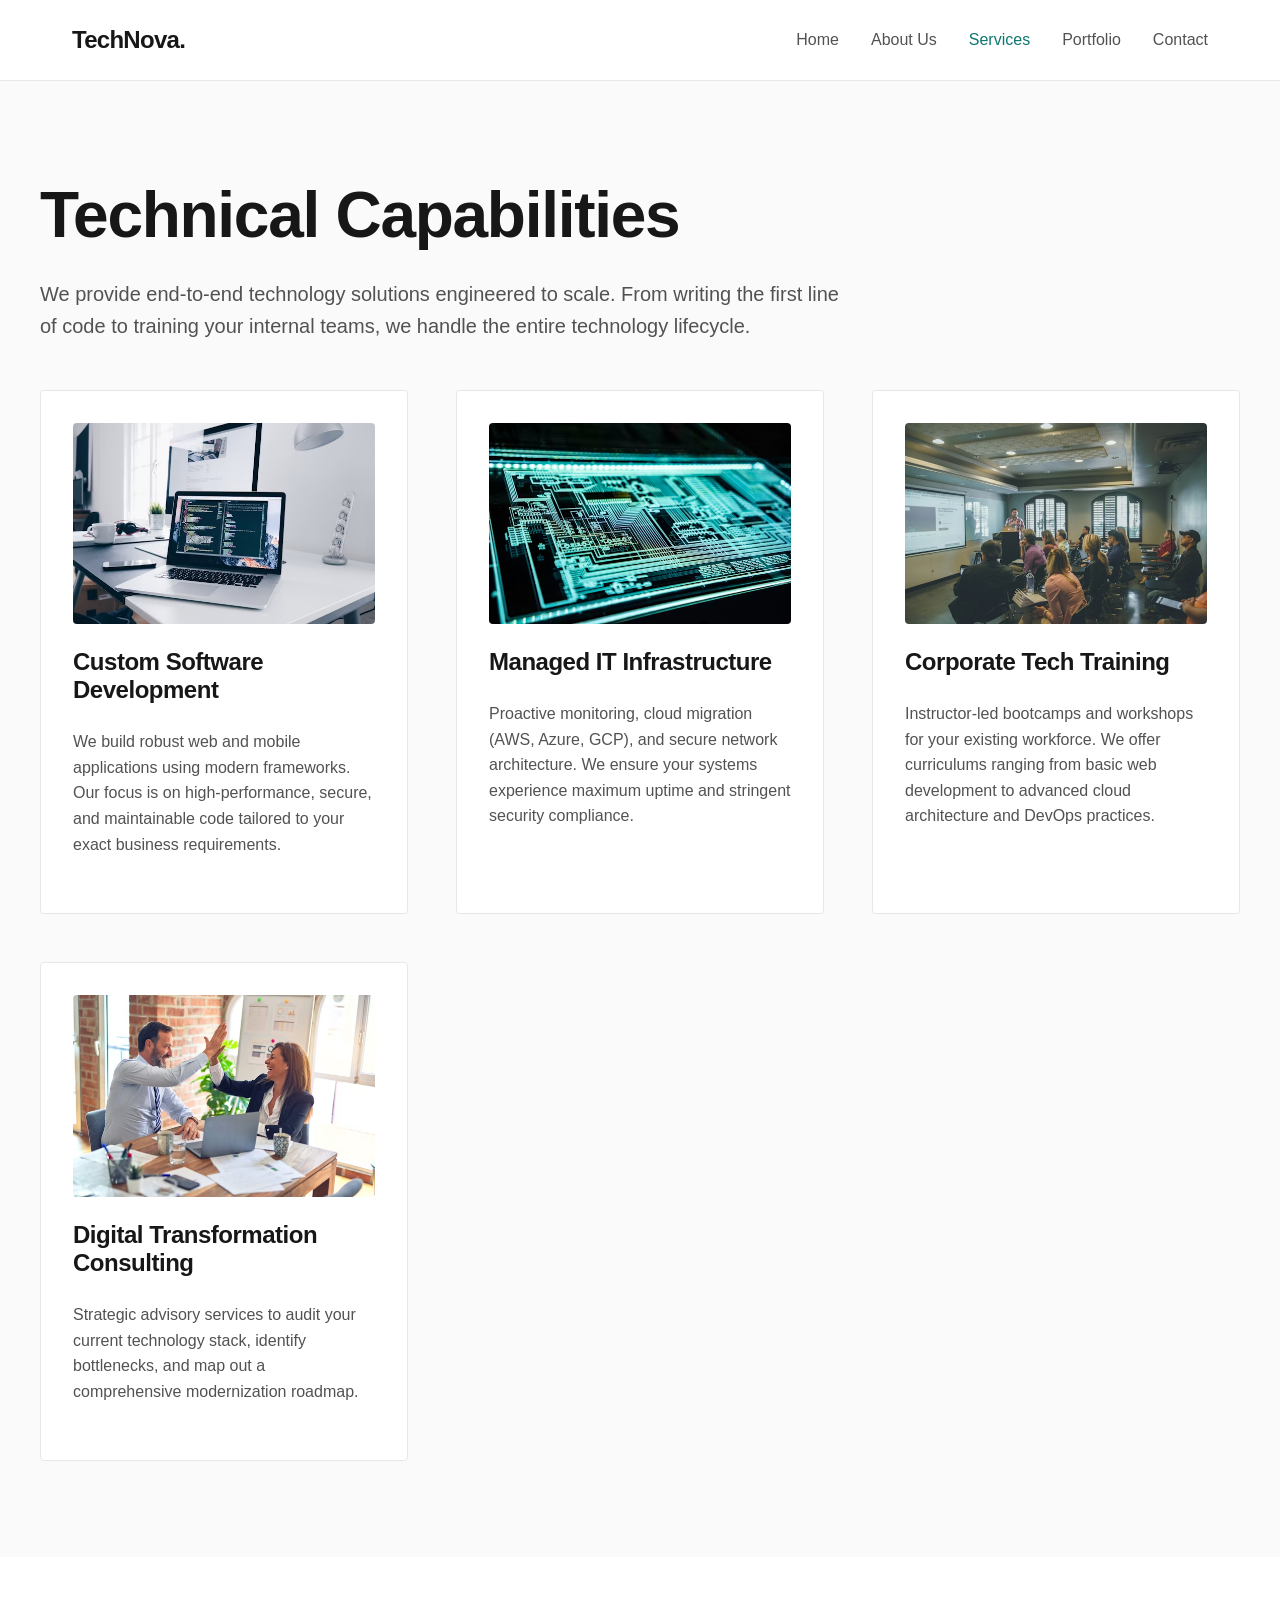
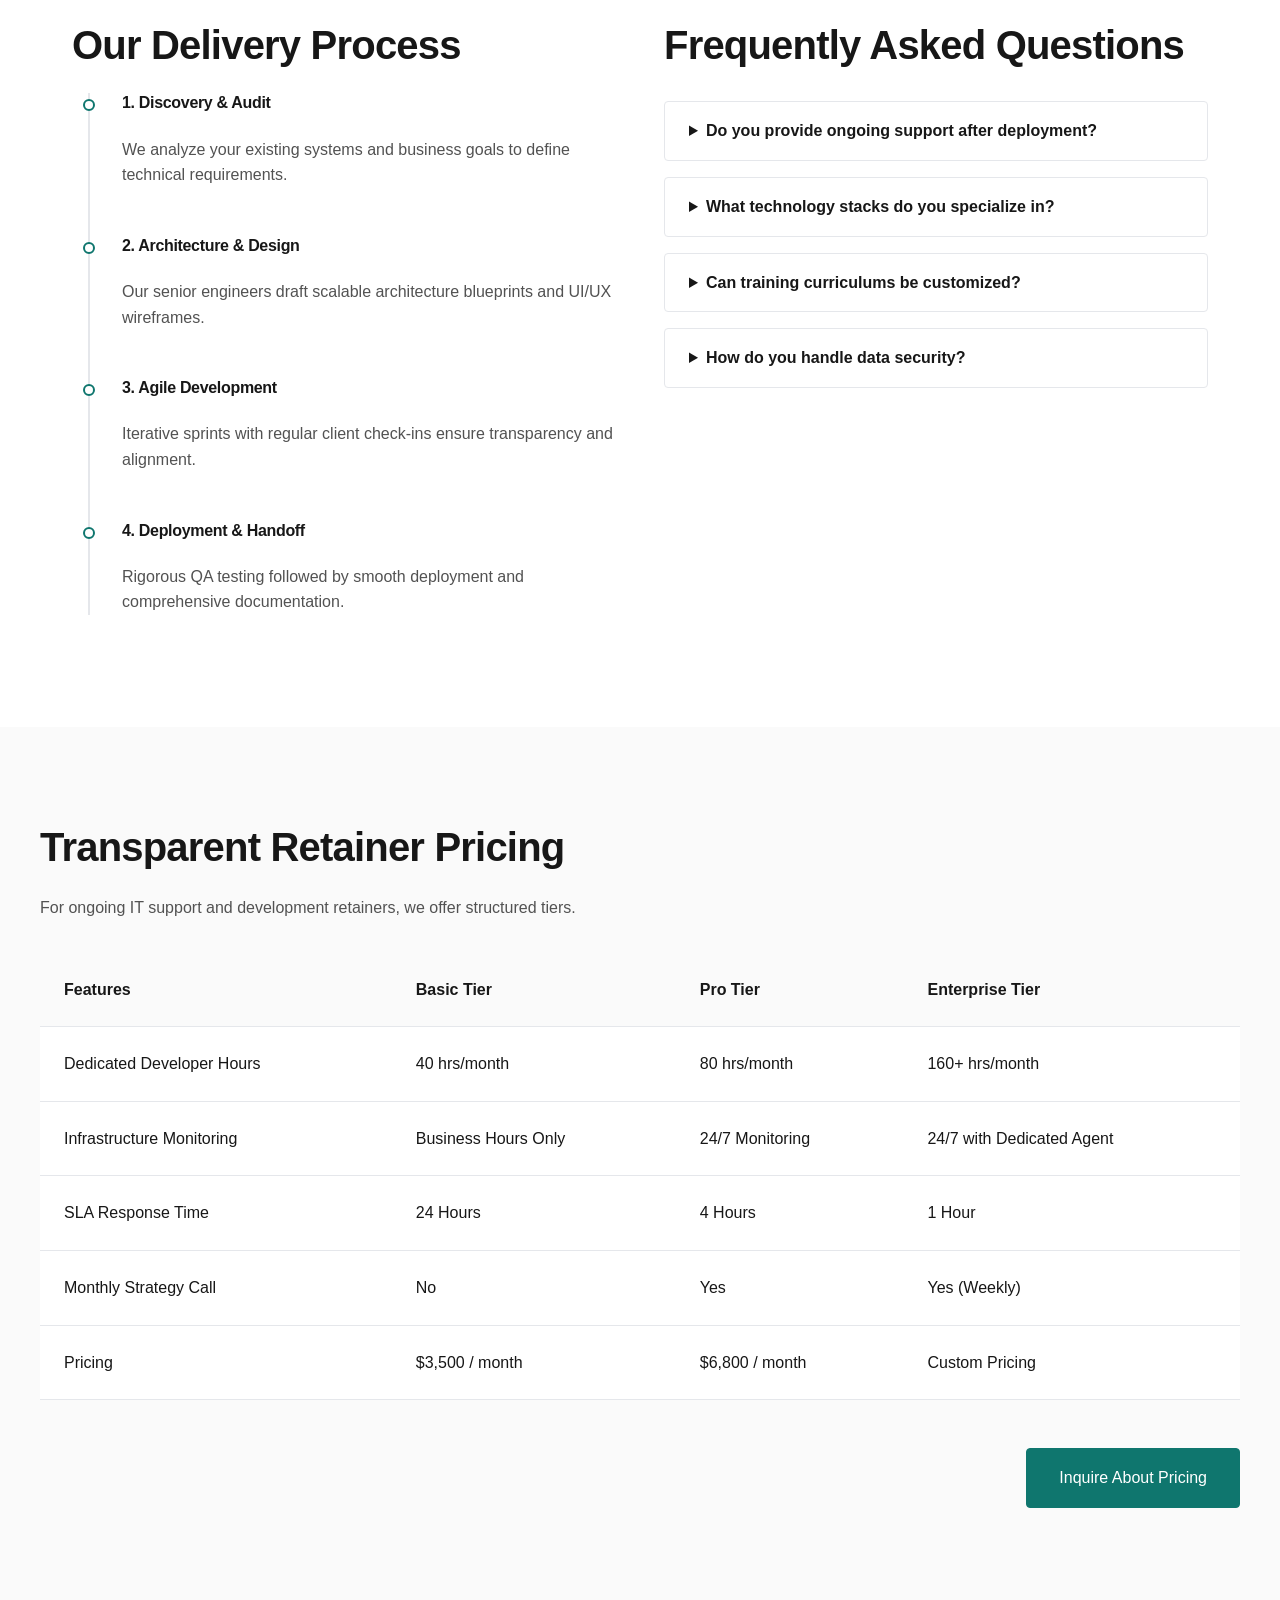
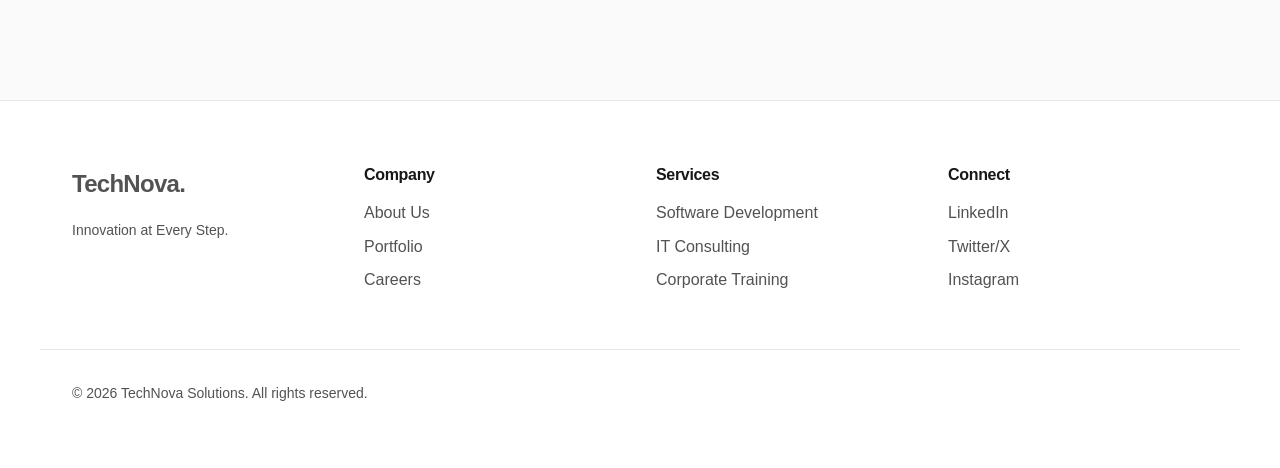
<file: services.html>
<!DOCTYPE html>
<html lang="en">
<head>
  <meta charset="UTF-8">
  <meta name="viewport" content="width=device-width, initial-scale=1.0">
  <title>Our Services | TechNova Solutions</title>
  <meta name="description" content="Explore TechNova Solutions' comprehensive IT services, from custom software development to professional tech training. View our transparent pricing tiers.">
  <link rel="stylesheet" href="style.css">
</head>
<body>
  <header class="site-header">
    <div class="container nav-container">
      <a href="index.html" class="logo">TechNova.</a>
      <button class="mobile-toggle" aria-label="Toggle navigation" aria-expanded="false">☰</button>
      <nav>
        <ul class="nav-links">
          <li><a href="index.html">Home</a></li>
          <li><a href="about.html">About Us</a></li>
          <li><a href="services.html" class="active">Services</a></li>
          <li><a href="portfolio.html">Portfolio</a></li>
          <li><a href="contact.html">Contact</a></li>
        </ul>
      </nav>
    </div>
  </header>

  <main>
    <section class="section container">
      <h1>Technical Capabilities</h1>
      <p style="max-width: 800px; font-size: 1.25rem;">We provide end-to-end technology solutions engineered to scale. From writing the first line of code to training your internal teams, we handle the entire technology lifecycle.</p>
      
      <div class="grid-2" style="margin-top: var(--space-6);">
        <article class="card">
          <img src="images/code-type-shi.avif" alt="Code editor displaying programming syntax" style="margin-bottom: var(--space-3);">
          <h3>Custom Software Development</h3>
          <p>We build robust web and mobile applications using modern frameworks. Our focus is on high-performance, secure, and maintainable code tailored to your exact business requirements.</p>
        </article>
        <article class="card">
          <img src="images/circuitry.avif" alt="Server room representing IT infrastructure" style="margin-bottom: var(--space-3);">
          <h3>Managed IT Infrastructure</h3>
          <p>Proactive monitoring, cloud migration (AWS, Azure, GCP), and secure network architecture. We ensure your systems experience maximum uptime and stringent security compliance.</p>
        </article>
        <article class="card">
          <img src="images/classroom-or-some.avif" alt="Instructor pointing at a screen during a training session" style="margin-bottom: var(--space-3);">
          <h3>Corporate Tech Training</h3>
          <p>Instructor-led bootcamps and workshops for your existing workforce. We offer curriculums ranging from basic web development to advanced cloud architecture and DevOps practices.</p>
        </article>
        <article class="card">
          <img src="images/bros-NOT-hitting.avif" alt="Consultants reviewing project analytics on a tablet" style="margin-bottom: var(--space-3);">
          <h3>Digital Transformation Consulting</h3>
          <p>Strategic advisory services to audit your current technology stack, identify bottlenecks, and map out a comprehensive modernization roadmap.</p>
        </article>
      </div>
    </section>

    <section class="section section-sm" style="background-color: var(--color-surface);">
      <div class="container grid-2">
        <div>
          <h2>Our Delivery Process</h2>
          <ol class="timeline">
            <li>
              <h4>1. Discovery & Audit</h4>
              <p>We analyze your existing systems and business goals to define technical requirements.</p>
            </li>
            <li>
              <h4>2. Architecture & Design</h4>
              <p>Our senior engineers draft scalable architecture blueprints and UI/UX wireframes.</p>
            </li>
            <li>
              <h4>3. Agile Development</h4>
              <p>Iterative sprints with regular client check-ins ensure transparency and alignment.</p>
            </li>
            <li>
              <h4>4. Deployment & Handoff</h4>
              <p>Rigorous QA testing followed by smooth deployment and comprehensive documentation.</p>
            </li>
          </ol>
        </div>
        <div>
          <h2>Frequently Asked Questions</h2>
          <div style="margin-top: var(--space-4);">
            <details>
              <summary>Do you provide ongoing support after deployment?</summary>
              <p>Yes. We offer continuous maintenance and SLA-backed support contracts to ensure your software remains updated and secure.</p>
            </details>
            <details>
              <summary>What technology stacks do you specialize in?</summary>
              <p>We remain technology agnostic but frequently utilize Node.js, Python, React, and cloud-native architectures depending on project constraints.</p>
            </details>
            <details>
              <summary>Can training curriculums be customized?</summary>
              <p>Absolutely. We assess your team's current skill level and tailor the curriculum to match the specific technologies your company utilizes.</p>
            </details>
            <details>
              <summary>How do you handle data security?</summary>
              <p>Security is baked into our development lifecycle. We adhere to OWASP standards, conduct regular penetration testing, and ensure SOC2 compliance standards where applicable.</p>
            </details>
          </div>
        </div>
      </div>
    </section>

    <section class="section container">
      <h2>Transparent Retainer Pricing</h2>
      <p style="margin-bottom: var(--space-4);">For ongoing IT support and development retainers, we offer structured tiers.</p>
      
      <div style="overflow-x: auto;">
        <table>
          <thead>
            <tr>
              <th>Features</th>
              <th>Basic Tier</th>
              <th>Pro Tier</th>
              <th>Enterprise Tier</th>
            </tr>
          </thead>
          <tbody>
            <tr>
              <td>Dedicated Developer Hours</td>
              <td>40 hrs/month</td>
              <td>80 hrs/month</td>
              <td>160+ hrs/month</td>
            </tr>
            <tr>
              <td>Infrastructure Monitoring</td>
              <td>Business Hours Only</td>
              <td>24/7 Monitoring</td>
              <td>24/7 with Dedicated Agent</td>
            </tr>
            <tr>
              <td>SLA Response Time</td>
              <td>24 Hours</td>
              <td>4 Hours</td>
              <td>1 Hour</td>
            </tr>
            <tr>
              <td>Monthly Strategy Call</td>
              <td>No</td>
              <td>Yes</td>
              <td>Yes (Weekly)</td>
            </tr>
            <tr>
              <td>Pricing</td>
              <td>$3,500 / month</td>
              <td>$6,800 / month</td>
              <td>Custom Pricing</td>
            </tr>
          </tbody>
        </table>
      </div>
      <div style="text-align: right; margin-top: var(--space-2);">
        <a href="contact.html" class="btn">Inquire About Pricing</a>
      </div>
    </section>
  </main>

  <footer class="footer">
    <div class="container footer-grid">
      <div>
        <a href="index.html" class="logo">TechNova.</a>
        <p style="margin-top: var(--space-2); font-size: 0.875rem;">Innovation at Every Step.</p>
      </div>
      <div>
        <h4>Company</h4>
        <ul>
          <li><a href="about.html">About Us</a></li>
          <li><a href="portfolio.html">Portfolio</a></li>
          <li><a href="contact.html">Careers</a></li>
        </ul>
      </div>
      <div>
        <h4>Services</h4>
        <ul>
          <li><a href="services.html">Software Development</a></li>
          <li><a href="services.html">IT Consulting</a></li>
          <li><a href="services.html">Corporate Training</a></li>
        </ul>
      </div>
      <div>
        <h4>Connect</h4>
        <ul>
          <li><a href="#">LinkedIn</a></li>
          <li><a href="#">Twitter/X</a></li>
          <li><a href="#">Instagram</a></li>
        </ul>
      </div>
    </div>
    <div class="container" style="margin-top: var(--space-6); padding-top: var(--space-4); border-top: 1px solid var(--color-border); font-size: 0.875rem; color: var(--color-text-muted);">
      &copy; 2026 TechNova Solutions. All rights reserved.
    </div>
  </footer>

  <script src="script.js"></script>
</body>
</html>
</file>
<file: style.css>
:root {
  /* Color Palette */
  --color-bg: #FAFAFA;
  --color-surface: #FFFFFF;
  --color-text-main: #171717;
  --color-text-muted: #525252;
  --color-border: #E5E7EB;
  --color-accent: #0F766E; /* Muted Teal */
  --color-accent-hover: #115E59;
  --color-accent-light: #F0FDFB;

  /* Typography */
  --font-sans: -apple-system, BlinkMacSystemFont, "Segoe UI", Roboto, Oxygen, Ubuntu, Cantarell, "Open Sans", "Helvetica Neue", sans-serif;
  
  /* Spacing Scale (8px base) */
  --space-1: 0.5rem;  /* 8px */
  --space-2: 1rem;    /* 16px */
  --space-3: 1.5rem;  /* 24px */
  --space-4: 2rem;    /* 32px */
  --space-6: 3rem;    /* 48px */
  --space-8: 4rem;    /* 64px */
  --space-12: 6rem;   /* 96px */
  --space-16: 8rem;   /* 128px */

  /* Layout */
  --container-width: 1200px;
  --radius: 4px; /* Minimalist, sharp edges */
}

*, *::before, *::after {
  box-sizing: border-box;
  margin: 0;
  padding: 0;
}

html {
  font-size: 16px;
  scroll-behavior: smooth;
}

body {
  font-family: var(--font-sans);
  background-color: var(--color-bg);
  color: var(--color-text-main);
  line-height: 1.6;
  -webkit-font-smoothing: antialiased;
}


h1, h2, h3, h4 {
  font-weight: 700;
  line-height: 1.2;
  letter-spacing: -0.02em;
  color: var(--color-text-main);
  margin-bottom: var(--space-3);
}

h1 { font-size: clamp(2.5rem, 5vw, 4rem); }
h2 { font-size: clamp(2rem, 4vw, 2.5rem); }
h3 { font-size: 1.5rem; }
p { color: var(--color-text-muted); margin-bottom: var(--space-3); }

.container {
  max-width: var(--container-width);
  margin: 0 auto;
  padding: 0 var(--space-4);
}

.section { padding: var(--space-12) 0; }
.section-sm { padding: var(--space-8) 0; }

.grid-2 { display: grid; grid-template-columns: repeat(auto-fit, minmax(300px, 1fr)); gap: var(--space-6); }
.grid-3 { display: grid; grid-template-columns: repeat(auto-fit, minmax(280px, 1fr)); gap: var(--space-4); }
.grid-4 { display: grid; grid-template-columns: repeat(auto-fit, minmax(240px, 1fr)); gap: var(--space-4); }

img { max-width: 100%; height: auto; display: block; border-radius: var(--radius); }

.btn {
  display: inline-flex;
  align-items: center;
  justify-content: center;
  padding: var(--space-2) var(--space-4);
  background-color: var(--color-accent);
  color: var(--color-surface);
  text-decoration: none;
  font-weight: 500;
  border: 1px solid var(--color-accent);
  border-radius: var(--radius);
  cursor: pointer;
  transition: all 0.2s ease;
}

.btn:hover { background-color: var(--color-accent-hover); border-color: var(--color-accent-hover); }

.btn-outline {
  background-color: transparent;
  color: var(--color-accent);
}
.btn-outline:hover { background-color: var(--color-accent-light); color: var(--color-accent-hover); }

.card {
  background: var(--color-surface);
  border: 1px solid var(--color-border);
  padding: var(--space-4);
  border-radius: var(--radius);
  transition: border-color 0.2s ease;
}
.card:hover { border-color: var(--color-accent); }

.site-header {
  background-color: var(--color-surface);
  border-bottom: 1px solid var(--color-border);
  position: sticky;
  top: 0;
  z-index: 100;
}

.nav-container {
  display: flex;
  justify-content: space-between;
  align-items: center;
  height: 80px;
}

.logo {
  font-size: 1.5rem;
  font-weight: 700;
  text-decoration: none;
  color: var(--color-text-main);
  letter-spacing: -0.03em;
}

.nav-links {
  display: flex;
  list-style: none;
  gap: var(--space-4);
}

.nav-links a {
  text-decoration: none;
  color: var(--color-text-muted);
  font-weight: 500;
  transition: color 0.2s ease;
}

.nav-links a:hover, .nav-links a.active { color: var(--color-accent); }

.mobile-toggle {
  display: none;
  background: none;
  border: none;
  font-size: 1.5rem;
  cursor: pointer;
  color: var(--color-text-main);
}

.form-group { margin-bottom: var(--space-3); }

label {
  display: block;
  font-weight: 500;
  margin-bottom: var(--space-1);
  color: var(--color-text-main);
}

input[type="text"], input[type="email"], input[type="tel"], textarea, select {
  width: 100%;
  padding: var(--space-2);
  border: 1px solid var(--color-border);
  border-radius: var(--radius);
  font-family: inherit;
  font-size: 1rem;
  background: var(--color-surface);
}

input:focus, textarea:focus, select:focus {
  outline: none;
  border-color: var(--color-accent);
  box-shadow: 0 0 0 3px var(--color-accent-light);
}

.error-field { border-color: #DC2626 !important; }
.error-msg { color: #DC2626; font-size: 0.875rem; margin-top: 0.25rem; display: block; }

fieldset { border: 1px solid var(--color-border); padding: var(--space-3); border-radius: var(--radius); margin-bottom: var(--space-3); }
legend { font-weight: 500; padding: 0 var(--space-1); }

.radio-group, .check-group { display: flex; align-items: center; gap: var(--space-1); margin-bottom: var(--space-1); }

table { width: 100%; border-collapse: collapse; margin-bottom: var(--space-4); background: var(--color-surface); }
th, td { padding: var(--space-3); text-align: left; border-bottom: 1px solid var(--color-border); }
th { background-color: var(--color-bg); font-weight: 600; color: var(--color-text-main); }

.hero { padding: var(--space-16) 0 var(--space-12); border-bottom: 1px solid var(--color-border); }
.hero-content { max-width: 800px; }

blockquote { border-left: 4px solid var(--color-accent); padding-left: var(--space-3); font-size: 1.25rem; font-style: italic; color: var(--color-text-main); margin-bottom: var(--space-2); }
cite { font-size: 1rem; color: var(--color-text-muted); font-style: normal; font-weight: 500; }

details { background: var(--color-surface); border: 1px solid var(--color-border); border-radius: var(--radius); margin-bottom: var(--space-2); padding: var(--space-2) var(--space-3); }
summary { font-weight: 600; cursor: pointer; color: var(--color-text-main); outline: none; }
details p { margin-top: var(--space-2); margin-bottom: 0; }

.timeline { list-style: none; border-left: 2px solid var(--color-border); padding-left: var(--space-4); margin-left: var(--space-2); }
.timeline li { position: relative; margin-bottom: var(--space-6); }
.timeline li::before { content: ''; position: absolute; left: calc(var(--space-4) * -1 - 7px); top: 6px; width: 12px; height: 12px; background: var(--color-surface); border: 2px solid var(--color-accent); border-radius: 50%; }

.aspect-video { aspect-ratio: 16 / 9; width: 100%; border-radius: var(--radius); overflow: hidden; background: #000; }
.aspect-video iframe { width: 100%; height: 100%; border: none; }

.footer { background-color: var(--color-surface); border-top: 1px solid var(--color-border); padding: var(--space-8) 0; margin-top: var(--space-12); }
.footer-grid { display: grid; grid-template-columns: repeat(auto-fit, minmax(200px, 1fr)); gap: var(--space-4); }
.footer h4 { margin-bottom: var(--space-2); }
.footer ul { list-style: none; }
.footer ul li { margin-bottom: var(--space-1); }
.footer a { color: var(--color-text-muted); text-decoration: none; }
.footer a:hover { color: var(--color-accent); }

@media (max-width: 768px) {
  .mobile-toggle { display: block; }
  .nav-links { display: none; position: absolute; top: 80px; left: 0; right: 0; background: var(--color-surface); flex-direction: column; padding: var(--space-4); border-bottom: 1px solid var(--color-border); }
  .nav-links.nav-active { display: flex; }
  .grid-2, .grid-3, .grid-4 { grid-template-columns: 1fr; }
  .hero { padding: var(--space-8) 0; }
}
</file>
